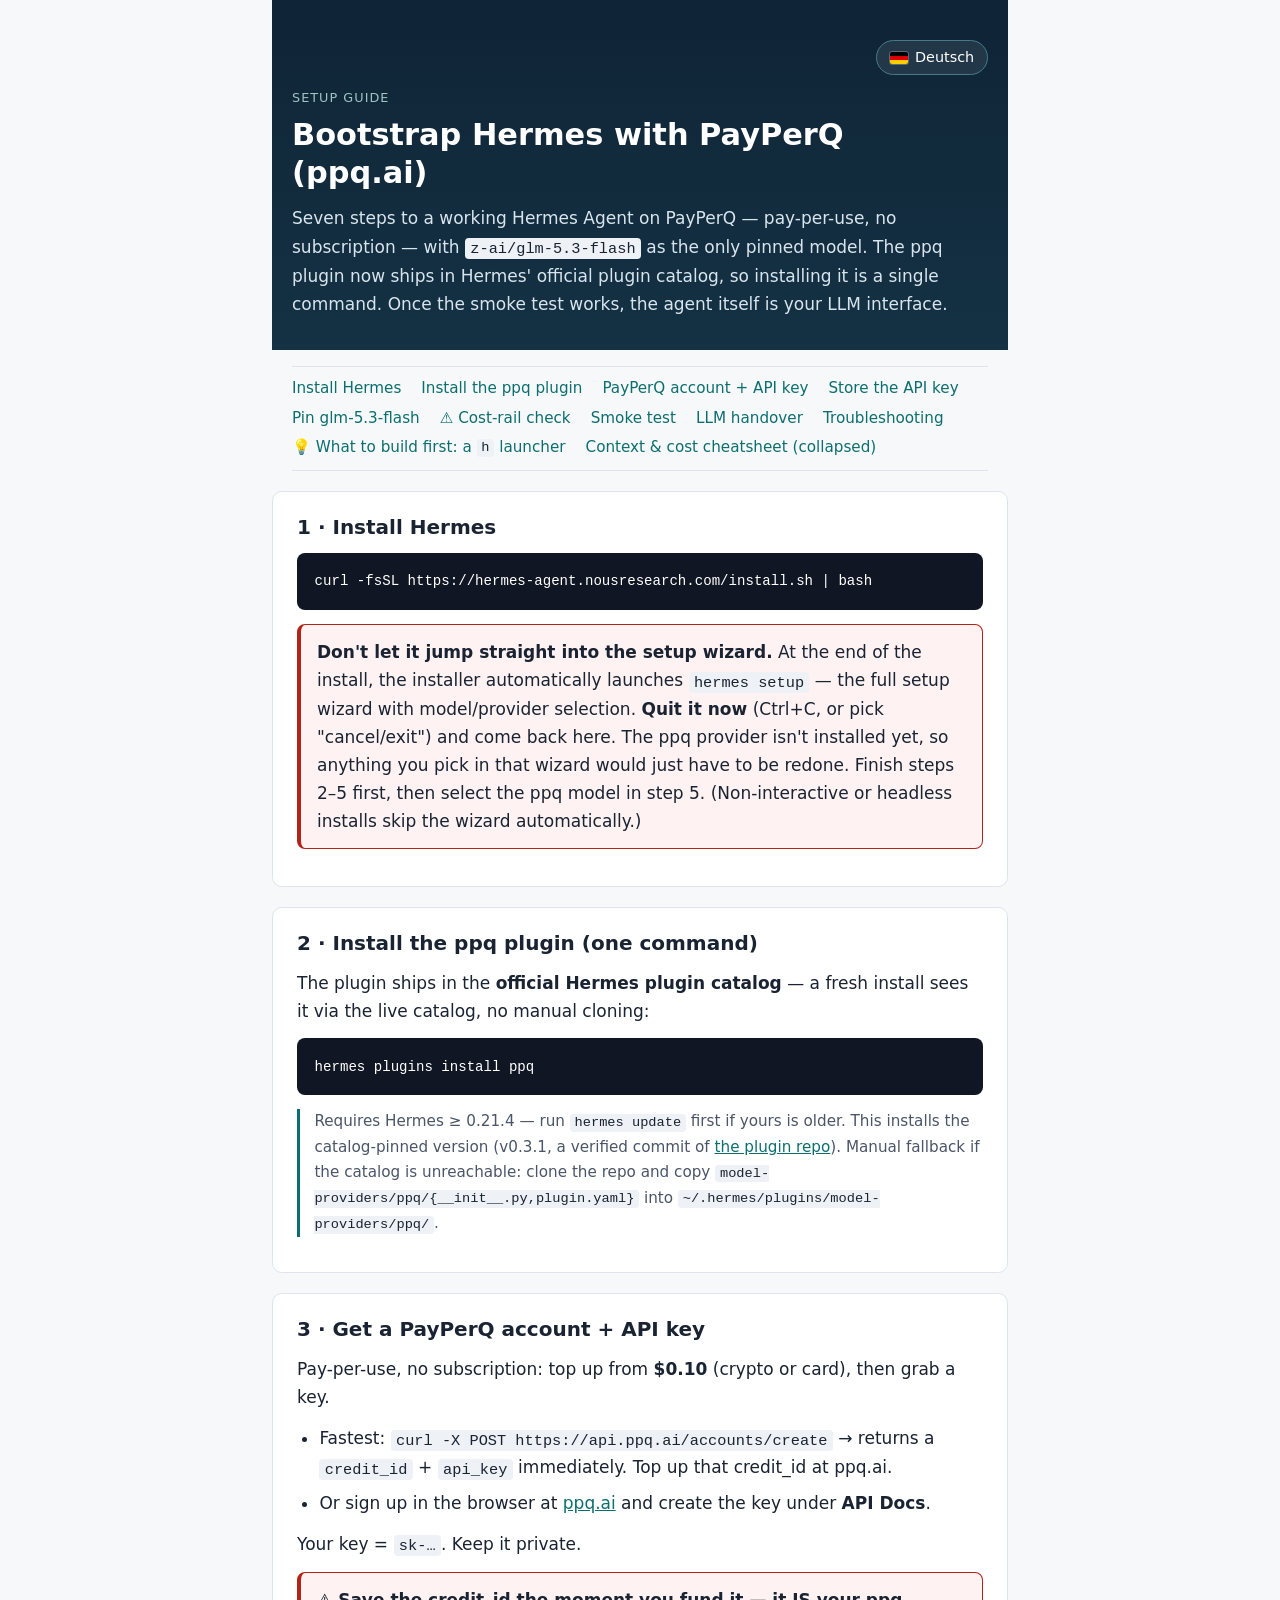
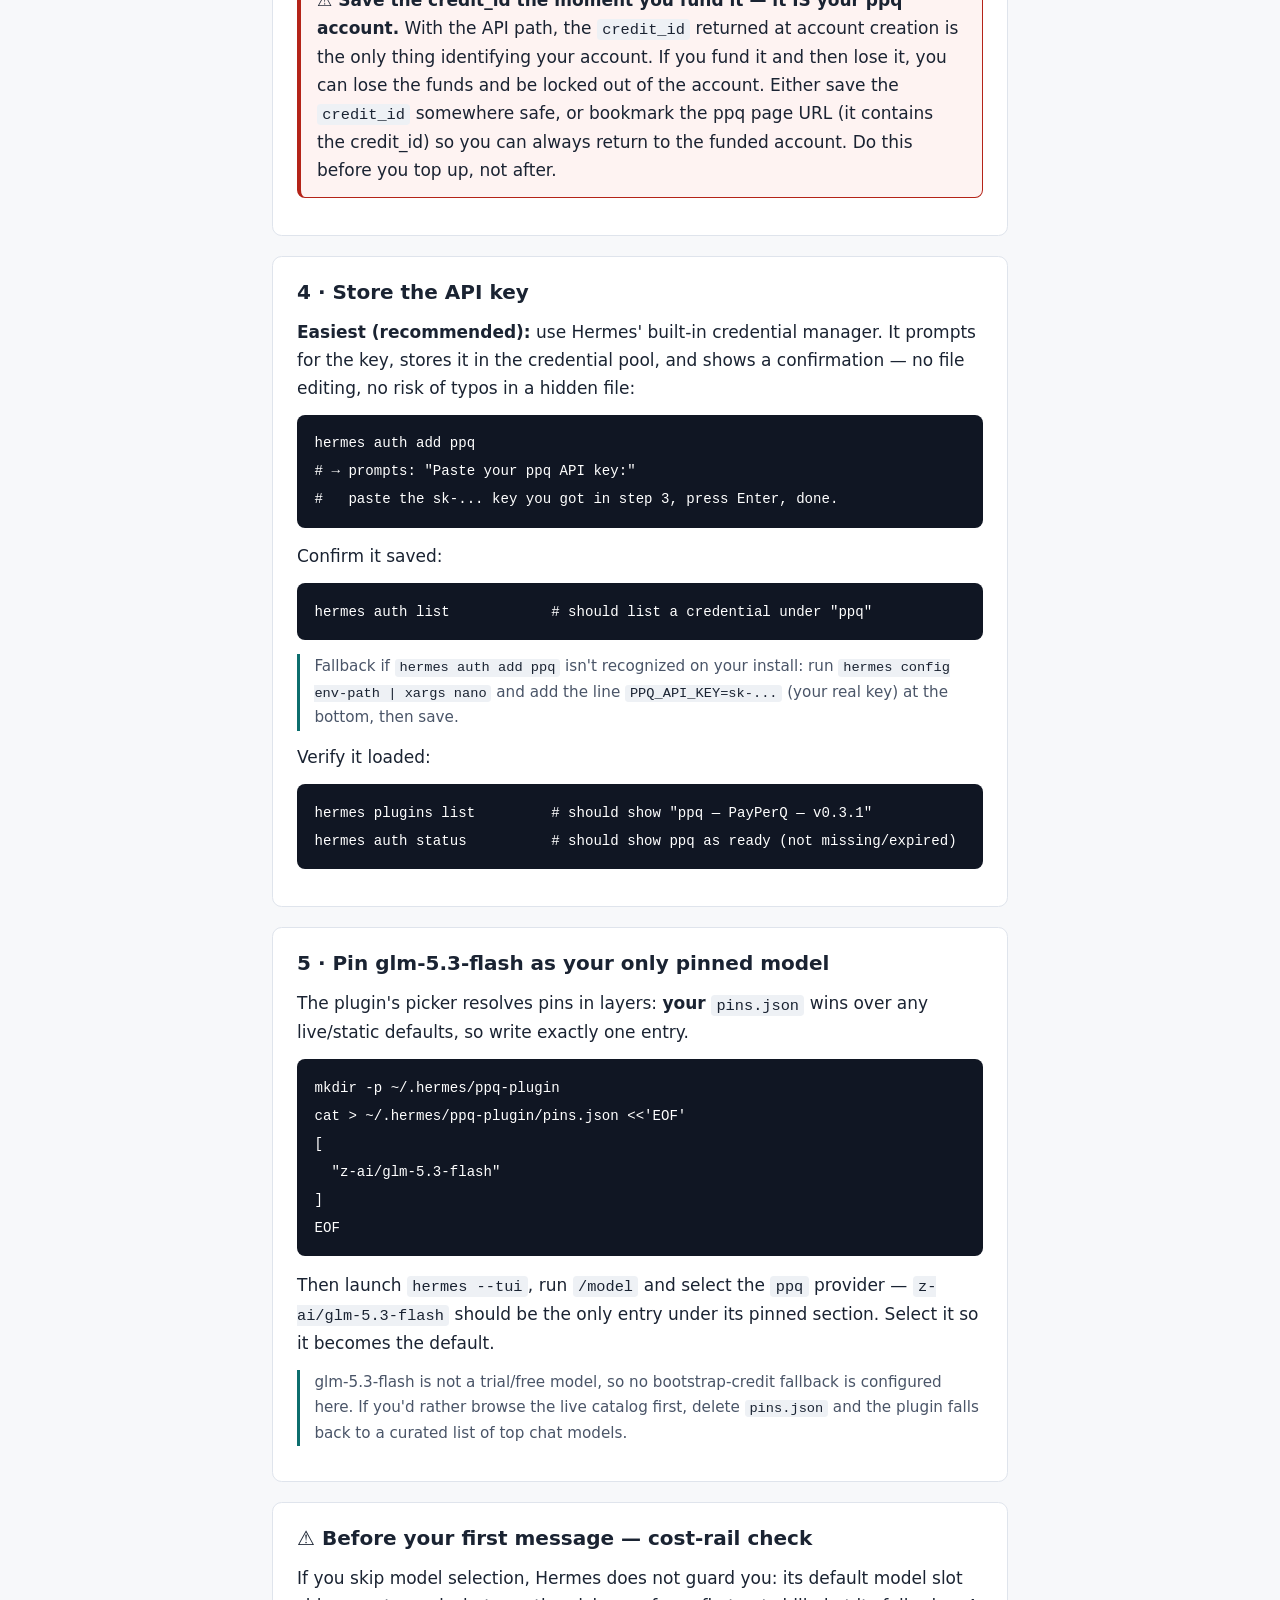
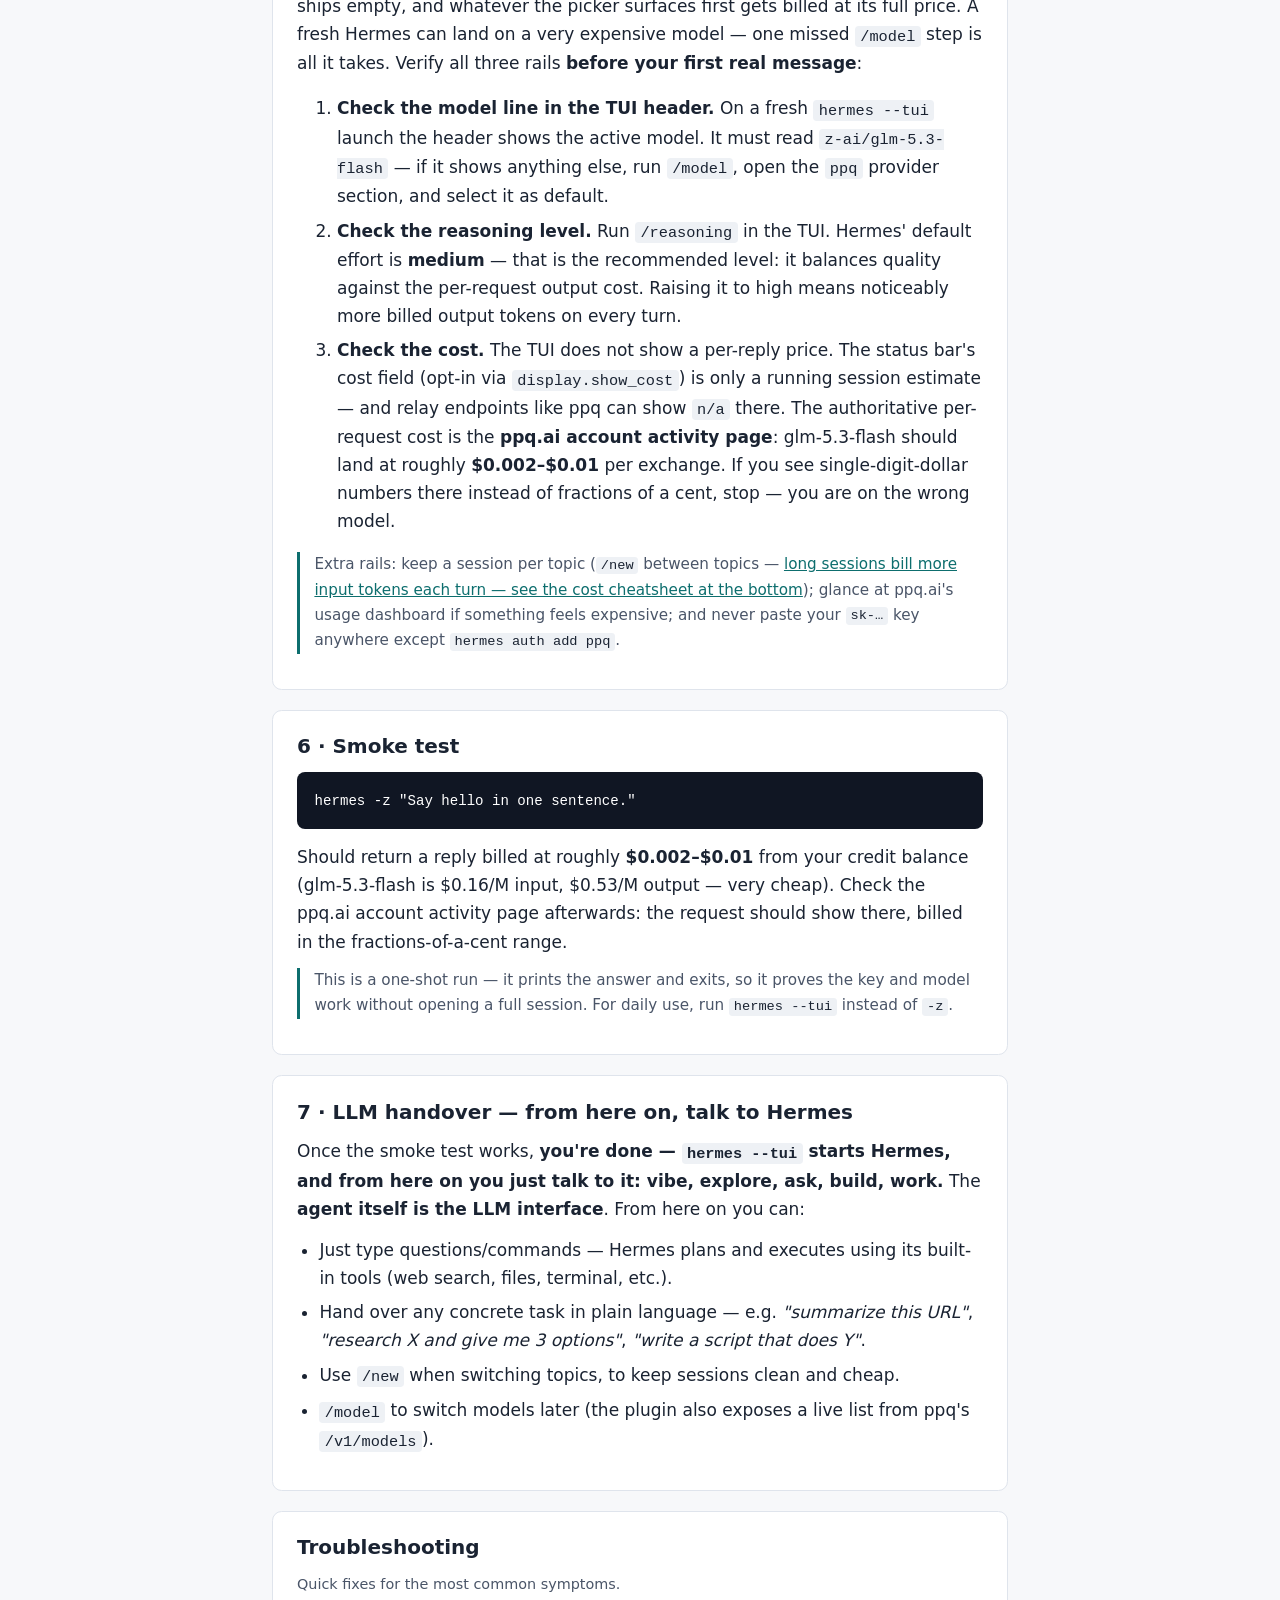
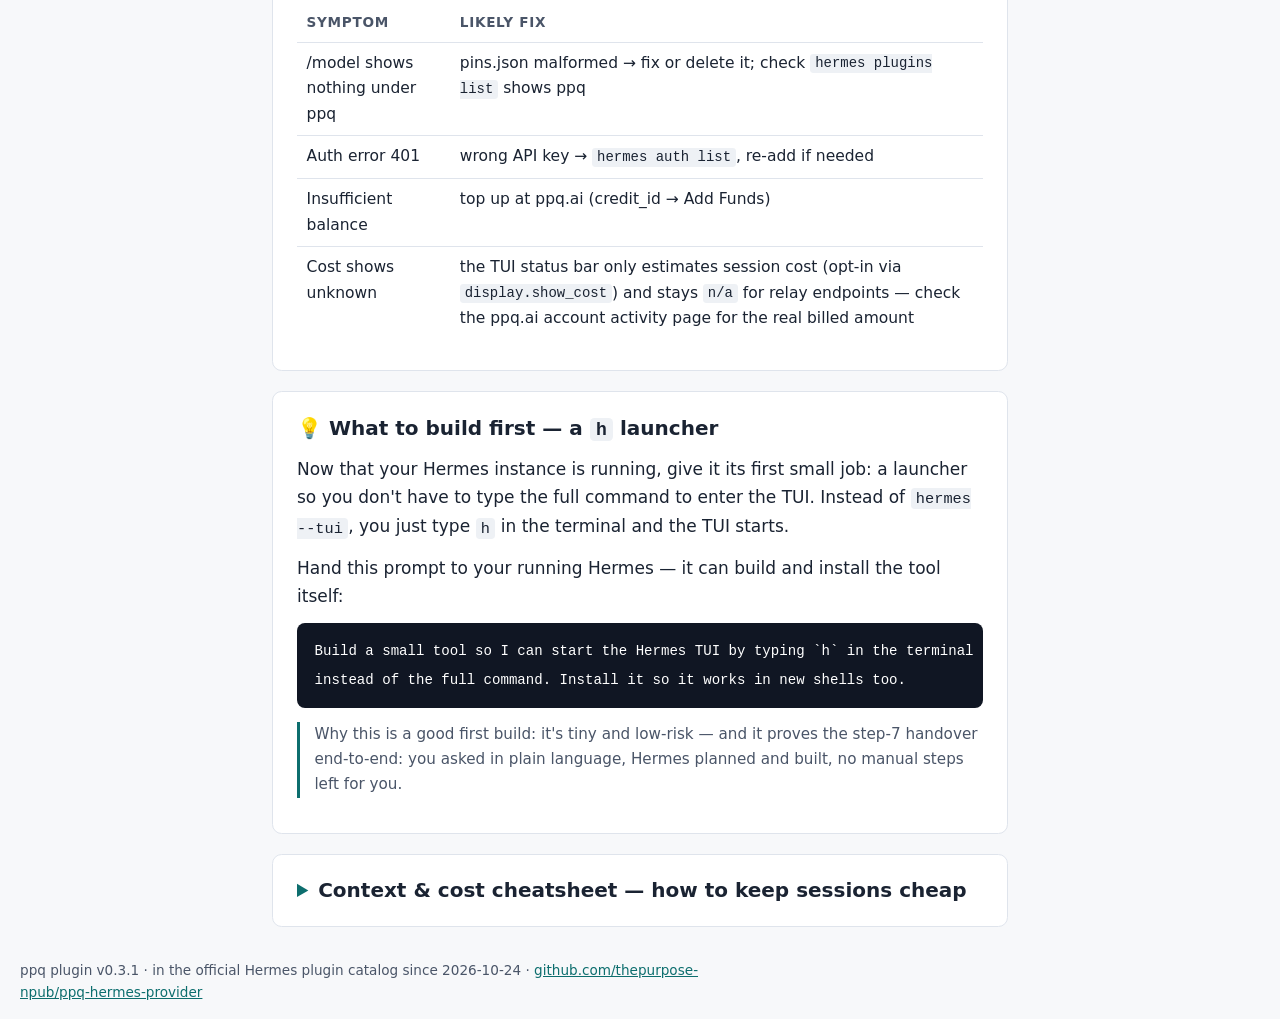
<file: index.html>
<!DOCTYPE html>
<html lang="en">
<head>
<meta charset="utf-8">
<meta name="viewport" content="width=device-width, initial-scale=1">
<title>Bootstrap Hermes with PayPerQ (ppq.ai)</title>
<meta name="description" content="Setup guide: Hermes Agent with the ppq model-provider plugin, glm-5.3-flash as the only pinned model.">
<link rel="stylesheet" href="style.css">
</head>
<body>
<header class="hero">
  <div class="lang-row">
    <nav class="lang" aria-label="Language">
      <a href="de/" lang="de" hreflang="de" rel="alternate"><svg class="flag" xmlns="http://www.w3.org/2000/svg" viewBox="0 0 3 2" aria-hidden="true" focusable="false"><rect width="3" height="2" fill="#000"/><rect y="0.667" width="3" height="0.667" fill="#dd0000"/><rect y="1.333" width="3" height="0.667" fill="#ffce00"/></svg> Deutsch</a>
    </nav>
  </div>
  <p class="eyebrow">Setup guide</p>
  <h1>Bootstrap Hermes with PayPerQ (ppq.ai)</h1>
  <p class="lede">Seven steps to a working Hermes Agent on PayPerQ — pay-per-use, no subscription — with <code>z-ai/glm-5.3-flash</code> as the only pinned model. The ppq plugin now ships in Hermes' official plugin catalog, so installing it is a single command. Once the smoke test works, the agent itself is your LLM interface.</p>
</header>

<nav class="toc" aria-label="Contents">
  <ol>
    <li><a href="#step-1">Install Hermes</a></li>
    <li><a href="#step-2">Install the ppq plugin</a></li>
    <li><a href="#step-3">PayPerQ account + API key</a></li>
    <li><a href="#step-4">Store the API key</a></li>
    <li><a href="#step-5">Pin glm-5.3-flash</a></li>
    <li><a href="#safety-rails">&#9888; Cost-rail check</a></li>
    <li><a href="#step-6">Smoke test</a></li>
    <li><a href="#step-7">LLM handover</a></li>
    <li><a href="#troubleshooting">Troubleshooting</a></li>
    <li><a href="#inspiration">&#128161; What to build first: a <code>h</code> launcher</a></li>
    <li><a href="#cost-cheatsheet">Context &amp; cost cheatsheet (collapsed)</a></li>
  </ol>
</nav>

<main>
<section id="step-1">
  <h2>1 · Install Hermes</h2>
  <pre><code>curl -fsSL https://hermes-agent.nousresearch.com/install.sh | bash</code></pre>
  <div class="warn">
    <p><strong>Don't let it jump straight into the setup wizard.</strong> At the end of the install, the installer automatically launches <code>hermes setup</code> — the full setup wizard with model/provider selection. <strong>Quit it now</strong> (Ctrl+C, or pick "cancel/exit") and come back here. The ppq provider isn't installed yet, so anything you pick in that wizard would just have to be redone. Finish steps 2–5 first, then select the ppq model in step 5. (Non-interactive or headless installs skip the wizard automatically.)</p>
  </div>
</section>

<section id="step-2">
  <h2>2 · Install the ppq plugin (one command)</h2>
  <p>The plugin ships in the <strong>official Hermes plugin catalog</strong> — a fresh install sees it via the live catalog, no manual cloning:</p>
  <pre><code>hermes plugins install ppq</code></pre>
  <p class="aside">Requires Hermes &ge; 0.21.4 — run <code>hermes update</code> first if yours is older. This installs the catalog-pinned version (v0.3.1, a verified commit of <a href="https://github.com/thepurpose-npub/ppq-hermes-provider" target="_blank" rel="noopener noreferrer">the plugin repo</a>). Manual fallback if the catalog is unreachable: clone the repo and copy <code>model-providers/ppq/{__init__.py,plugin.yaml}</code> into <code>~/.hermes/plugins/model-providers/ppq/</code>.</p>
</section>

<section id="step-3">
  <h2>3 · Get a PayPerQ account + API key</h2>
  <p>Pay-per-use, no subscription: top up from <strong>$0.10</strong> (crypto or card), then grab a key.</p>
  <ul>
    <li>Fastest: <code>curl -X POST https://api.ppq.ai/accounts/create</code> → returns a <code>credit_id</code> + <code>api_key</code> immediately. Top up that credit_id at ppq.ai.</li>
    <li>Or sign up in the browser at <a href="https://ppq.ai" target="_blank" rel="noopener noreferrer">ppq.ai</a> and create the key under <strong>API Docs</strong>.</li>
  </ul>
  <p>Your key = <code>sk-…</code>. Keep it private.</p>
  <div class="warn">
    <p><strong>⚠️ Save the credit_id the moment you fund it — it IS your ppq account.</strong> With the API path, the <code>credit_id</code> returned at account creation is the only thing identifying your account. If you fund it and then lose it, you can lose the funds and be locked out of the account. Either save the <code>credit_id</code> somewhere safe, or bookmark the ppq page URL (it contains the credit_id) so you can always return to the funded account. Do this before you top up, not after.</p>
  </div>
</section>

<section id="step-4">
  <h2>4 · Store the API key</h2>
  <p><strong>Easiest (recommended):</strong> use Hermes' built-in credential manager. It prompts for the key, stores it in the credential pool, and shows a confirmation — no file editing, no risk of typos in a hidden file:</p>
  <pre><code>hermes auth add ppq
# → prompts: "Paste your ppq API key:"
#   paste the sk-... key you got in step 3, press Enter, done.</code></pre>
  <p>Confirm it saved:</p>
  <pre><code>hermes auth list            # should list a credential under "ppq"</code></pre>
  <p class="aside">Fallback if <code>hermes auth add ppq</code> isn't recognized on your install: run <code>hermes config env-path | xargs nano</code> and add the line <code>PPQ_API_KEY=sk-...</code> (your real key) at the bottom, then save.</p>
  <p>Verify it loaded:</p>
  <pre><code>hermes plugins list         # should show "ppq — PayPerQ — v0.3.1"
hermes auth status          # should show ppq as ready (not missing/expired)</code></pre>
</section>

<section id="step-5">
  <h2>5 · Pin glm-5.3-flash as your only pinned model</h2>
  <p>The plugin's picker resolves pins in layers: <strong>your</strong> <code>pins.json</code> wins over any live/static defaults, so write exactly one entry.</p>
  <pre><code>mkdir -p ~/.hermes/ppq-plugin
cat &gt; ~/.hermes/ppq-plugin/pins.json &lt;&lt;'EOF'
[
  "z-ai/glm-5.3-flash"
]
EOF</code></pre>
  <p>Then launch <code>hermes --tui</code>, run <code>/model</code> and select the <code>ppq</code> provider — <code>z-ai/glm-5.3-flash</code> should be the only entry under its pinned section. Select it so it becomes the default.</p>
  <p class="aside">glm-5.3-flash is not a trial/free model, so no bootstrap-credit fallback is configured here. If you'd rather browse the live catalog first, delete <code>pins.json</code> and the plugin falls back to a curated list of top chat models.</p>
</section>

<section id="safety-rails">
  <h2>&#9888; Before your first message — cost-rail check</h2>
  <p>If you skip model selection, Hermes does not guard you: its default model slot ships empty, and whatever the picker surfaces first gets billed at its full price. A fresh Hermes can land on a very expensive model — one missed <code>/model</code> step is all it takes. Verify all three rails <strong>before your first real message</strong>:</p>
  <ol>
    <li><strong>Check the model line in the TUI header.</strong> On a fresh <code>hermes --tui</code> launch the header shows the active model. It must read <code>z-ai/glm-5.3-flash</code> — if it shows anything else, run <code>/model</code>, open the <code>ppq</code> provider section, and select it as default.</li>
    <li><strong>Check the reasoning level.</strong> Run <code>/reasoning</code> in the TUI. Hermes' default effort is <strong>medium</strong> — that is the recommended level: it balances quality against the per-request output cost. Raising it to high means noticeably more billed output tokens on every turn.</li>
    <li><strong>Check the cost.</strong> The TUI does not show a per-reply price. The status bar's cost field (opt-in via <code>display.show_cost</code>) is only a running session estimate — and relay endpoints like ppq can show <code>n/a</code> there. The authoritative per-request cost is the <strong>ppq.ai account activity page</strong>: glm-5.3-flash should land at roughly <strong>$0.002–$0.01</strong> per exchange. If you see single-digit-dollar numbers there instead of fractions of a cent, stop — you are on the wrong model.</li>
  </ol>
  <p class="aside">Extra rails: keep a session per topic (<code>/new</code> between topics — <a href="#cost-cheatsheet">long sessions bill more input tokens each turn — see the cost cheatsheet at the bottom</a>); glance at ppq.ai's usage dashboard if something feels expensive; and never paste your <code>sk-…</code> key anywhere except <code>hermes auth add ppq</code>.</p>
</section>

<section id="step-6">
  <h2>6 · Smoke test</h2>
  <pre><code>hermes -z "Say hello in one sentence."</code></pre>
  <p>Should return a reply billed at roughly <strong>$0.002–$0.01</strong> from your credit balance (glm-5.3-flash is $0.16/M input, $0.53/M output — very cheap). Check the ppq.ai account activity page afterwards: the request should show there, billed in the fractions-of-a-cent range.</p>
  <p class="aside">This is a one-shot run — it prints the answer and exits, so it proves the key and model work without opening a full session. For daily use, run <code>hermes --tui</code> instead of <code>-z</code>.</p>
</section>

<section id="step-7">
  <h2>7 · LLM handover — from here on, talk to Hermes</h2>
  <p>Once the smoke test works, <strong>you're done — <code>hermes --tui</code> starts Hermes, and from here on you just talk to it: vibe, explore, ask, build, work.</strong> The <strong>agent itself is the LLM interface</strong>. From here on you can:</p>
  <ul>
    <li>Just type questions/commands — Hermes plans and executes using its built-in tools (web search, files, terminal, etc.).</li>
    <li>Hand over any concrete task in plain language — e.g. <em>"summarize this URL"</em>, <em>"research X and give me 3 options"</em>, <em>"write a script that does Y"</em>.</li>
    <li>Use <code>/new</code> when switching topics, to keep sessions clean and cheap.</li>
    <li><code>/model</code> to switch models later (the plugin also exposes a live list from ppq's <code>/v1/models</code>).</li>
  </ul>
</section>

<section id="troubleshooting">
  <h2>Troubleshooting</h2>
  <table>
    <caption>Quick fixes for the most common symptoms.</caption>
    <thead>
      <tr><th scope="col">Symptom</th><th scope="col">Likely fix</th></tr>
    </thead>
    <tbody>
      <tr><td data-label="Symptom">/model shows nothing under ppq</td><td data-label="Likely fix">pins.json malformed → fix or delete it; check <code>hermes plugins list</code> shows ppq</td></tr>
      <tr><td data-label="Symptom">Auth error 401</td><td data-label="Likely fix">wrong API key → <code>hermes auth list</code>, re-add if needed</td></tr>
      <tr><td data-label="Symptom">Insufficient balance</td><td data-label="Likely fix">top up at ppq.ai (credit_id → Add Funds)</td></tr>
      <tr><td data-label="Symptom">Cost shows unknown</td><td data-label="Likely fix">the TUI status bar only estimates session cost (opt-in via <code>display.show_cost</code>) and stays <code>n/a</code> for relay endpoints — check the ppq.ai account activity page for the real billed amount</td></tr>
    </tbody>
  </table>
</section>

<section id="inspiration">
  <h2>&#128161; What to build first — a <code>h</code> launcher</h2>
  <p>Now that your Hermes instance is running, give it its first small job: a launcher so you don't have to type the full command to enter the TUI. Instead of <code>hermes --tui</code>, you just type <code>h</code> in the terminal and the TUI starts.</p>
  <p>Hand this prompt to your running Hermes — it can build and install the tool itself:</p>
  <pre><code>Build a small tool so I can start the Hermes TUI by typing `h` in the terminal
instead of the full command. Install it so it works in new shells too.</code></pre>
  <p class="aside">Why this is a good first build: it's tiny and low-risk — and it proves the step-7 handover end-to-end: you asked in plain language, Hermes planned and built, no manual steps left for you.</p>
</section>

<section id="cost-cheatsheet">
  <details>
    <summary>Context &amp; cost cheatsheet — how to keep sessions cheap</summary>
    <p>Running long sessions costs more than the model's sticker price suggests: every turn re-bills the whole accumulated context, so cost grows with cadence and carried context, not with how much you &ldquo;did.&rdquo; This sheet gives the mental model, the key numbers, and a handful of levers &mdash; cadence, delegation, and forking &mdash; that keep the bill predictable. Read sections 1&ndash;3 if you only have a minute; the rest is reference.</p>
    <p class="aside">Use by hand or to teach someone. Re-verify the price anchor before big decisions. Written from the author's own Hermes workflow — levers, thresholds, and numbers are author-measured, not vendor documentation.</p>

    <h3>1 · The mental model (3 sentences)</h3>
    <ol>
      <li>Every turn re-sends the whole conversation to the model — accumulated context is a <em>recurring</em> cost, not a one-time cost.</li>
      <li>The re-send is billed at cache price (1/5 of fresh) only if the previous turn is recent; after a gap of minutes the cache dies and everything re-bills at full fresh price.</li>
      <li>Output is the premium dimension: ~3.3× fresh input price; output+reasoning typically dominate the realized bill.</li>
    </ol>

    <h3>2 · Teaching version (one paragraph)</h3>
    <blockquote>"Every conversation turn re-bills the whole accumulated context. Cache makes that 5× cheaper, but only if you don't pause for minutes. So: keep the main session lean (terse turns, batched calls, short outputs), push any big read into a throwaway subagent that returns a summary, and when the session has grown past ~10–15k tokens beyond its brief, split it at a natural break point with a written handover brief — the split costs cents, the carried context costs dollars. Measure real sessions in state.db instead of guessing, and re-verify prices before trusting the thresholds."</blockquote>

    <h3>3 · The three decisions</h3>
    <p><strong>(a) Inline</strong> — do it now in the main session: ≤ ~10 tool calls, no single read &gt; ~35k chars (~8k tokens; ~44k chars if the child baseload is ~20k), low risk, no user input needed mid-flight.</p>
    <p><strong>(b) Delegate</strong> — push to a subagent: any bulk read &gt; ~8k tokens (~35k chars) when ≥10 turns remain.</p>
    <ul>
      <li>Inline pays R fresh once + R × T × carrying-rate recurrence.</li>
      <li>Child pays R fresh once in its own short-lived context; parent carries only the ~2–3k-token summary.</li>
      <li>Worked example: 50k-char read over 20 turns → inline $0.0396 vs delegate $0.0109 — <strong>3.6× cheaper</strong>.</li>
      <li>Delegate rules: self-contained goal+context (children see nothing of your conversation), verifiable handle for any external effect, ONE call with a tasks array for parallel items, children return SHORT results (≤ ~2k tok).</li>
    </ul>
    <p><strong>(c) Fork</strong> — /new with a handover brief: when context beyond the brief exceeds ~10–15k tokens with several turns remaining. The fork itself is nearly free; the real costs are human /new effort and working-state loss — both minimized by the brief convention.</p>
    <ul>
      <li>Fork only at natural break points: completed deliverable, topic switch, or all remaining items user-gated.</li>
      <li>Fork procedure: write <code>YYYY-MM-DD-handover-&lt;slug&gt;.md</code> with Status+reason, bold kick-off formula ("read &lt;file&gt; and execute"), numbered open items with exact commands/paths, evidence paths. Then ask the user to /new and kick off.</li>
      <li>Exception: do NOT fork a deliberate big read-only reference context queried in a tight loop — warm big-context loops are cheap.</li>
    </ul>
    <p><strong>Risk beats size:</strong> a tiny item touching secrets, destructive ops, or outward-facing sends is user-GO territory, never a cheap inline item.</p>

    <h3>4 · The numbers (ppq list prices)</h3>
    <table>
      <caption>ppq list prices for glm-5.3-flash — verify at ppq.ai before relying on them.</caption>
      <thead>
        <tr><th scope="col">Thing</th><th scope="col">Value</th></tr>
      </thead>
      <tbody>
        <tr><td data-label="Thing">Fresh input</td><td data-label="Value">$0.15825 /M tokens</td></tr>
        <tr><td data-label="Thing">Cache-read input</td><td data-label="Value">$0.03165 /M (= exactly 1/5 of fresh)</td></tr>
        <tr><td data-label="Thing">Output</td><td data-label="Value">$0.5275 /M list (realized rate can exceed list)</td></tr>
        <tr><td data-label="Thing">Cache-write fee</td><td data-label="Value">none (ppq)</td></tr>
        <tr><td data-label="Thing">Carrying cost of 1M context per turn (worked example @ f=0.66)</td><td data-label="Value">≈$0.075/turn</td></tr>
        <tr><td data-label="Thing">Cache share f, interactive sessions</td><td data-label="Value">varies — measure yours</td></tr>
        <tr><td data-label="Thing">Cache share f, tight loops</td><td data-label="Value">high — measure yours</td></tr>
        <tr><td data-label="Thing">Fork (/new + brief) one-time cost</td><td data-label="Value">small — measure yours</td></tr>
        <tr><td data-label="Thing">Min-billing floor on tiny calls</td><td data-label="Value">~1.8× list input rate</td></tr>
        <tr><td data-label="Thing"><code>state.db</code> <code>estimated_cost_usd</code></td><td data-label="Value">unreliable: excludes reasoning output</td></tr>
      </tbody>
    </table>
    <p><code>f</code> = cache_read / (fresh + cache_read) per session — computable from <code>~/.hermes/state.db</code>, table <code>session_model_usage</code>.</p>

    <h3>5 · Cache TTL rule</h3>
    <ul>
      <li>No published TTL (Z.ai: only "reasonable time limits, will recalculate after expiration"). Empirically <strong>minutes-scale</strong>.</li>
      <li>Treat any user gap &gt; a couple of minutes as a full cache miss: the whole accumulated context re-bills fresh on the next turn.</li>
      <li>Consequence: dense bursts beat spread-out pacing — answer back-to-back, then fork at the break instead of idling inside a heavy session.</li>
      <li>Want a measured bound for your account? Needs per-call timestamps from the ppq usage CSV (the Hermes DB records none).</li>
    </ul>

    <h3>6 · Output discipline</h3>
    <ul>
      <li>Terse main-session turns; require children to return short results.</li>
      <li>Batch tool calls into single turns — keeps the cache warm AND dodges the min-billing floor that makes tiny calls pay ~1.8× input rate.</li>
      <li>Output+reasoning is typically the largest share of the realized bill → the #1 lever after cadence.</li>
    </ul>

    <h3>7 · Anti-patterns</h3>
    <ul>
      <li>Pre-summarizing a big file inline "to save tokens" — burns the context you are protecting. Delegate the read.</li>
      <li>Manual /new between every round — forks are cheap but each needs a brief; route work instead, fork only at natural breaks.</li>
      <li>Idling/polling in a heavy session waiting for a timer or a user test — time-gated work belongs to the NEXT session's kickoff.</li>
      <li>Trusting the DB cost estimate for billing — add ~10–15% for reasoning-heavy sessions; for € figures, use the CSV.</li>
      <li>Forking a warm big-context read-only loop.</li>
      <li>Sending a child a huge <code>context</code> block duplicating your whole session — self-contained ≠ everything; give the goal, the exact paths, and the acceptance criteria.</li>
    </ul>

    <h3>8 · Measure, don't predict</h3>
    <pre><code>sqlite3 ~/.hermes/state.db \
  "SELECT session_id, input_tokens, cache_read_tokens, output_tokens,
          reasoning_tokens, api_call_count
   FROM session_model_usage ORDER BY rowid DESC LIMIT 10;"
# f = cache_read / (input + cache_read)</code></pre>
    <p>A task's context size cannot be assumed in advance — query what IS before tuning thresholds. Also check <code>sessions.parent_session_id</code> for actual child baseloads.</p>

    <h3>9 · Open caveats (honest unknowns)</h3>
    <ul>
      <li>Thresholds are a snapshot — re-verify prices; no repricing alert exists.</li>
      <li>Child baseload ~15k unverified — measure it.</li>
      <li>Cache TTL unpublished; minutes-scale inferred from measured f, not from a vendor number.</li>
      <li>This sheet covers size/cost/risk routing only — privacy-sensitive work needs separate handling layered on top.</li>
    </ul>
  </details>
</section>
</main>

<footer>
  <p class="meta">ppq plugin v0.3.1 · in the official Hermes plugin catalog since 2026-10-24 · <a href="https://github.com/thepurpose-npub/ppq-hermes-provider" target="_blank" rel="noopener noreferrer">github.com/thepurpose-npub/ppq-hermes-provider</a></p>
</footer>
</body>
</html>
</file>
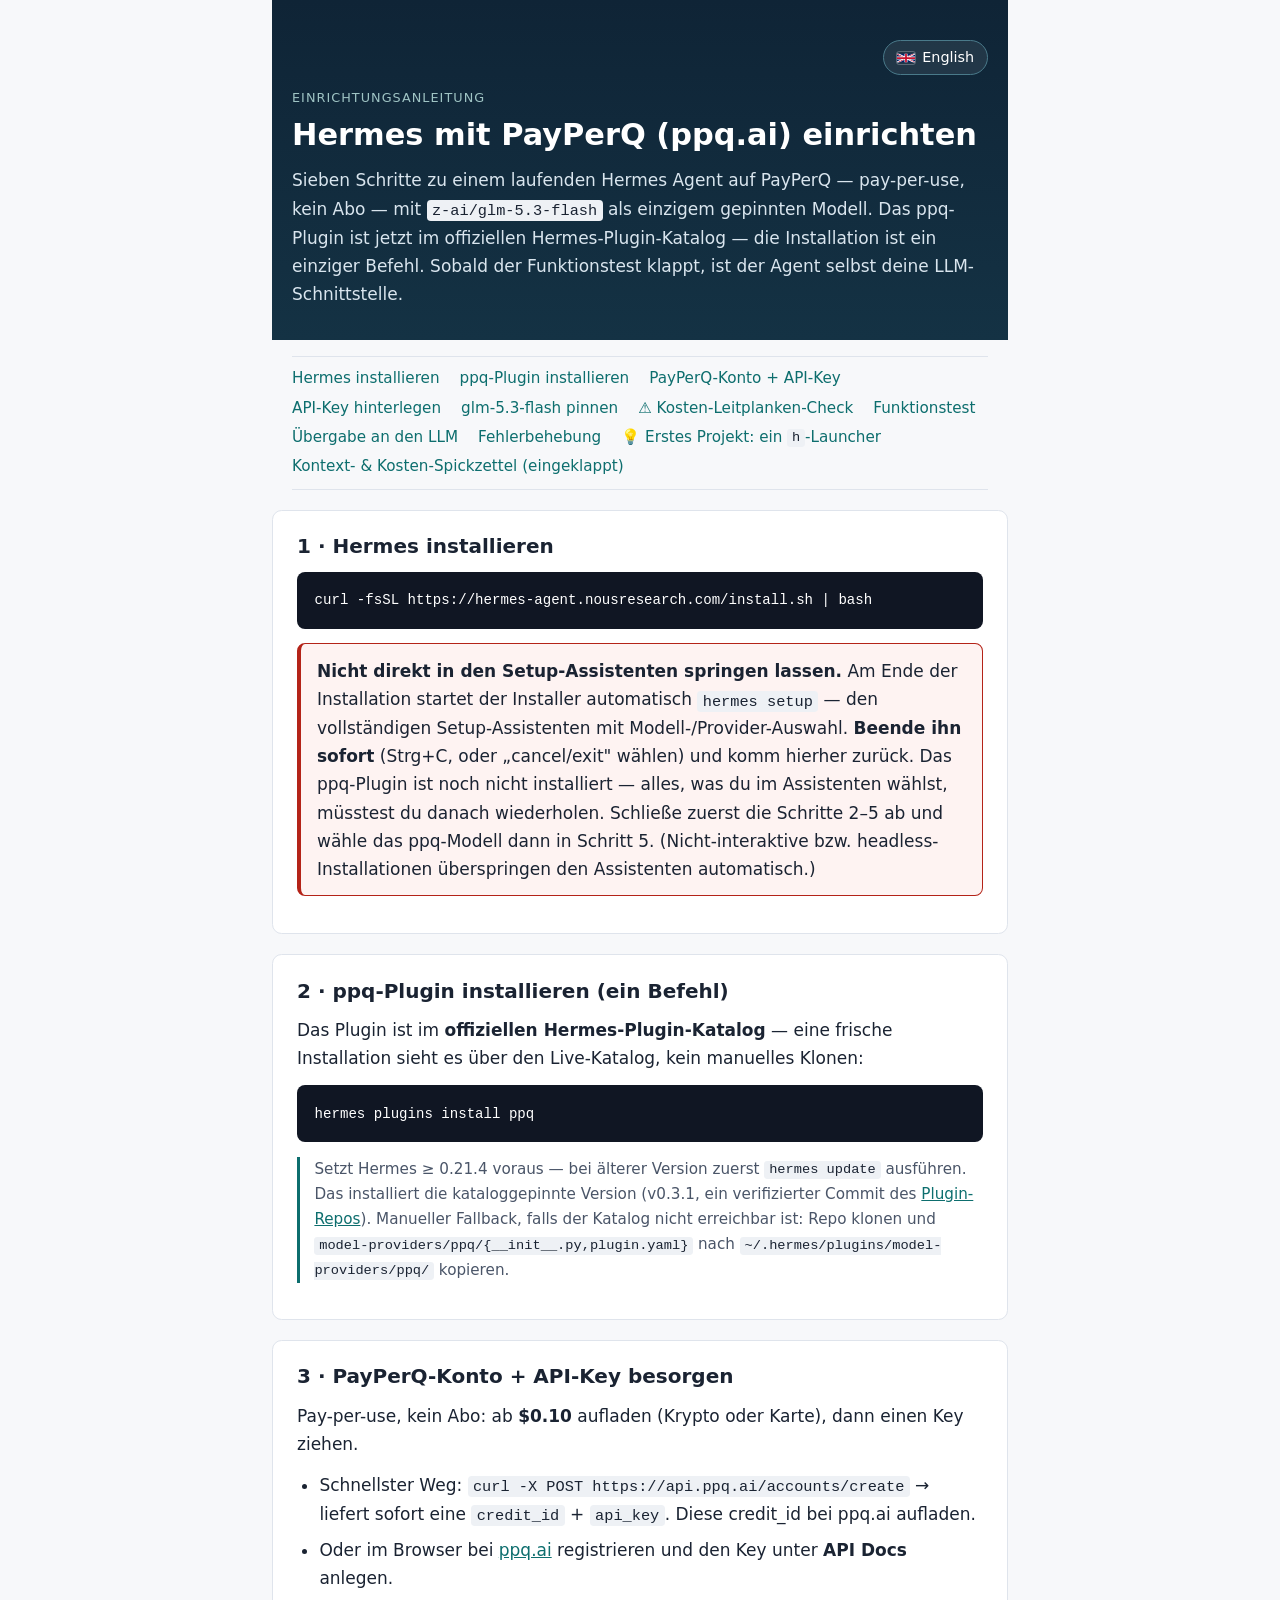
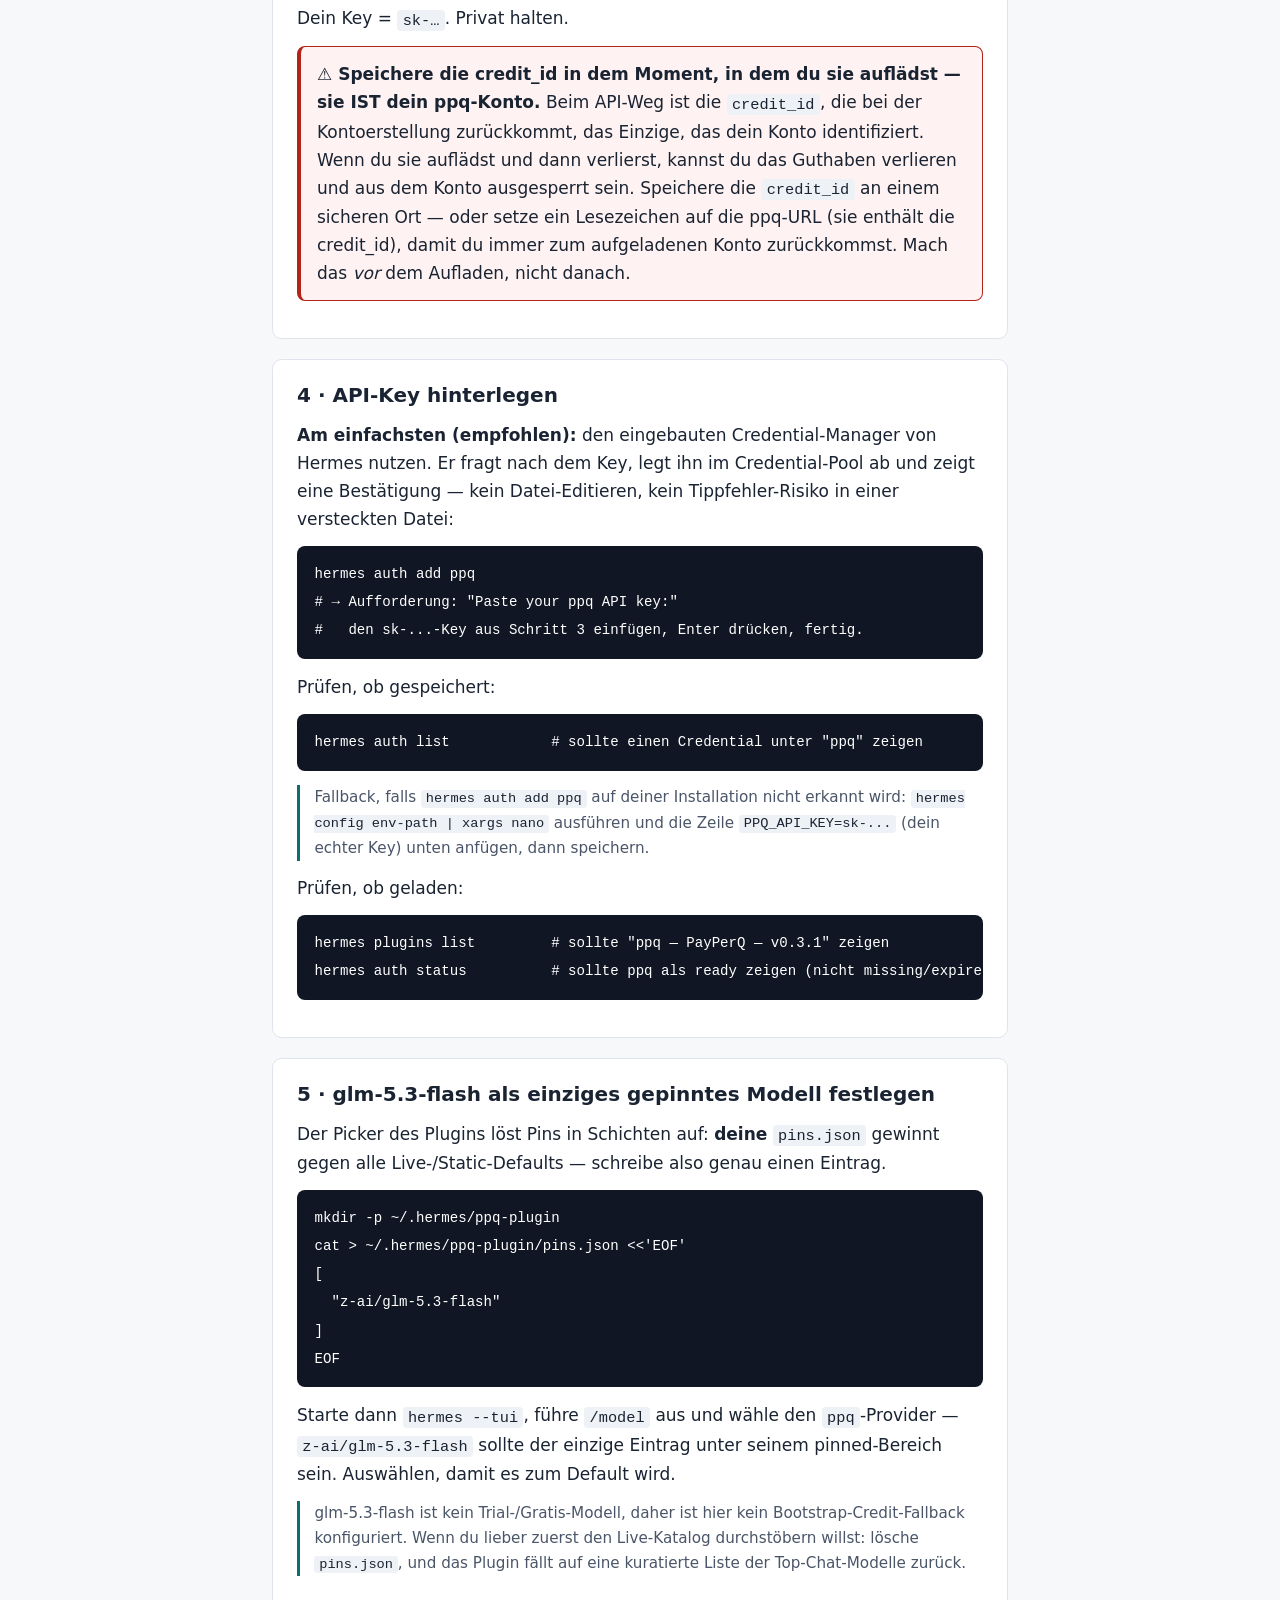
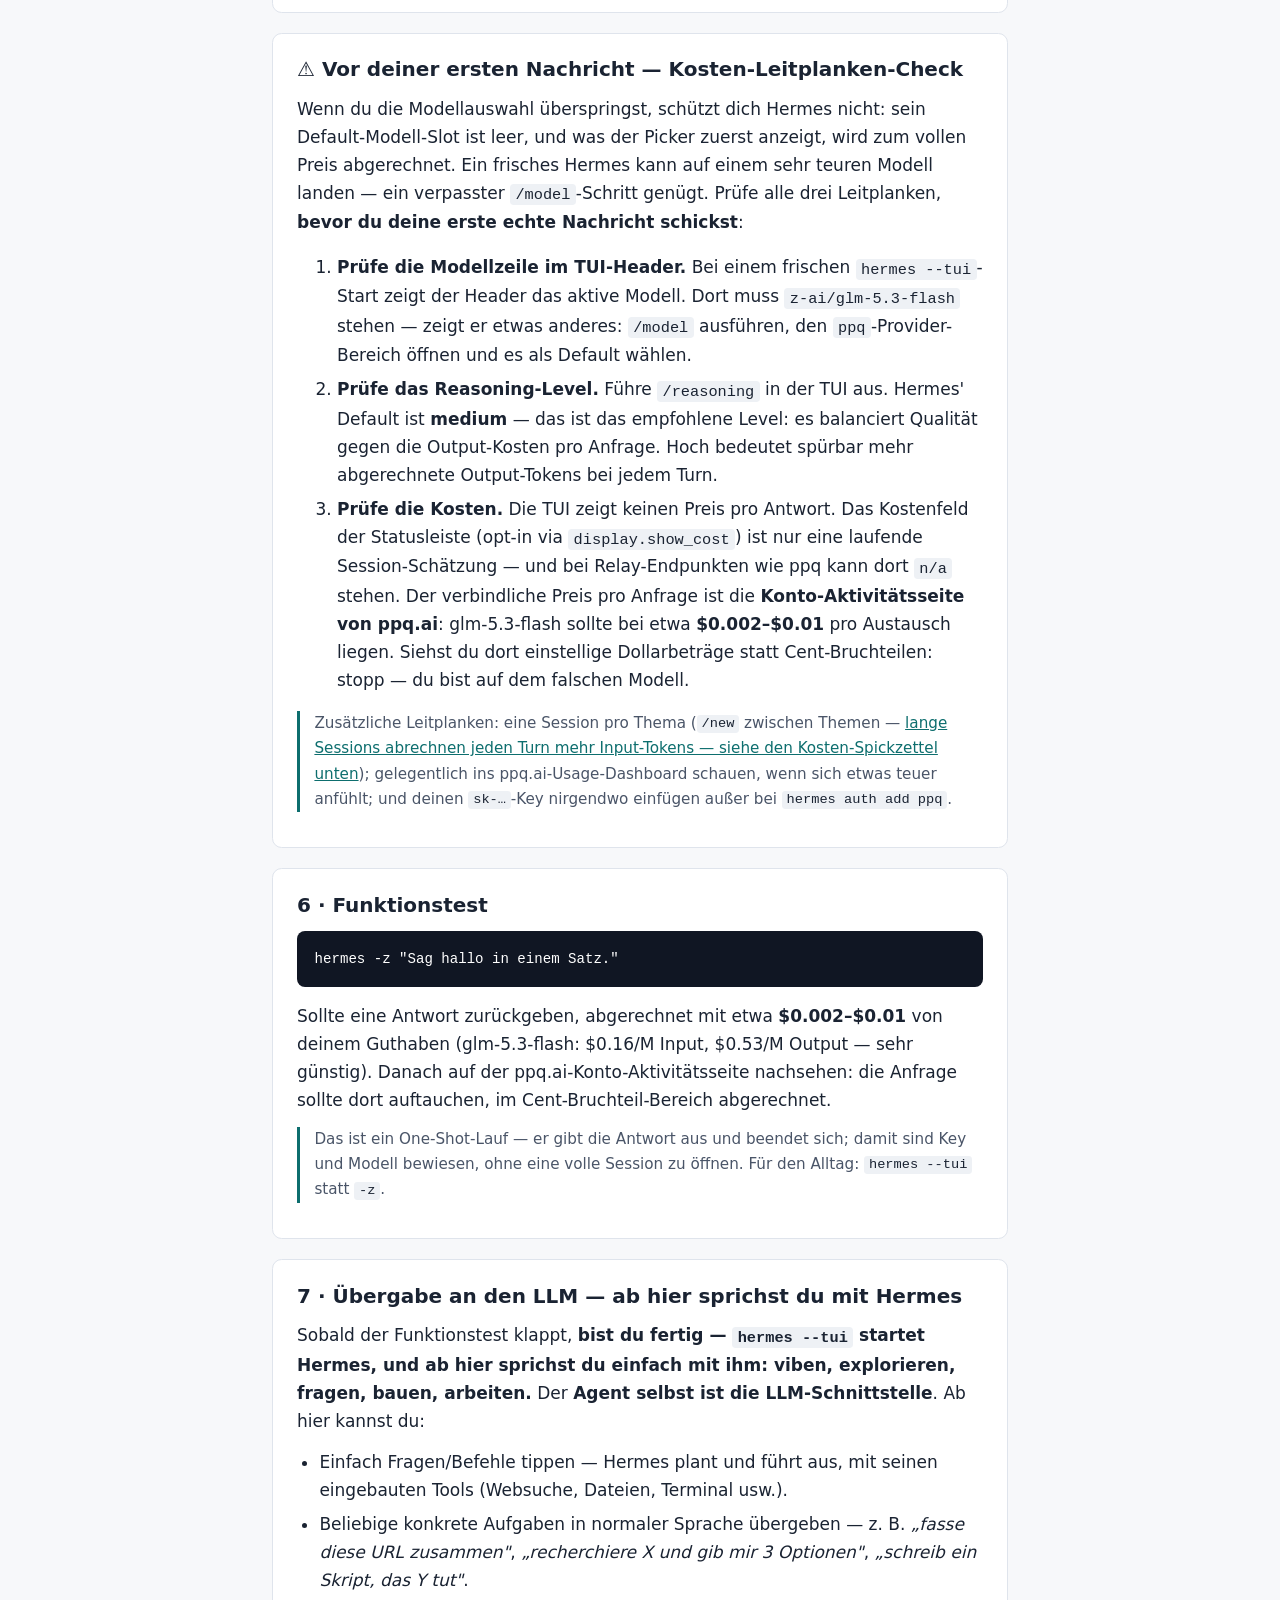
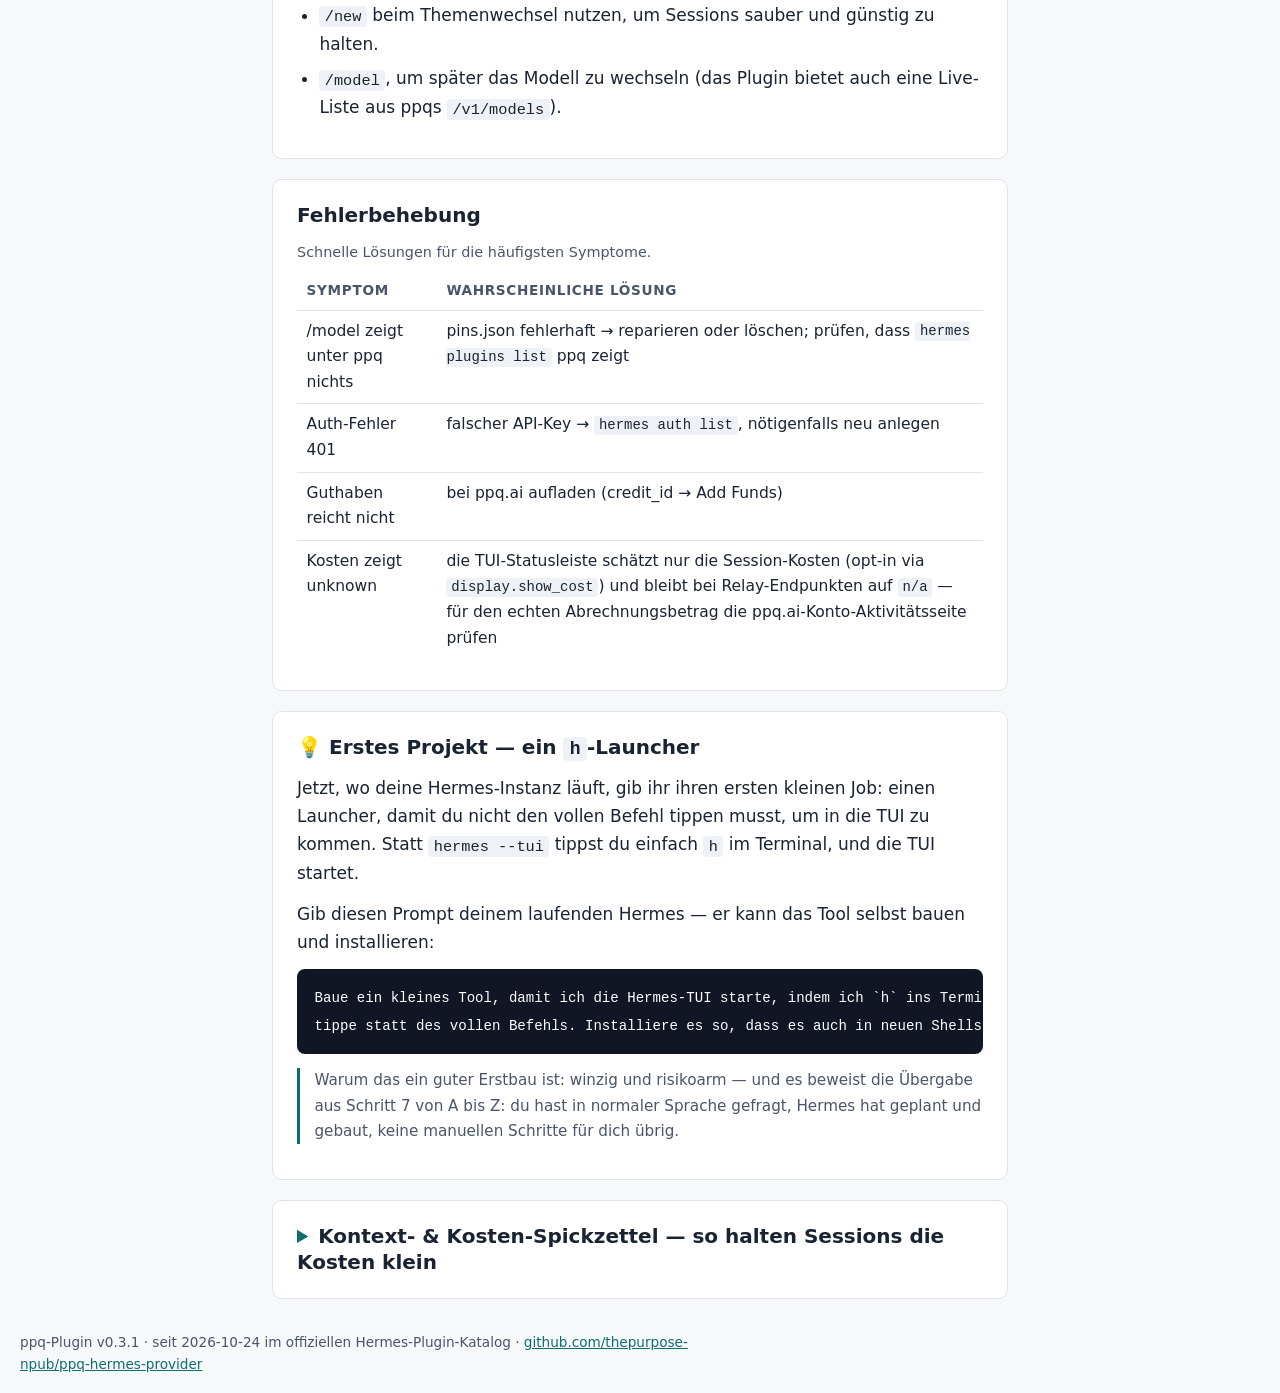
<file: de/index.html>
<!DOCTYPE html>
<html lang="de">
<head>
<meta charset="utf-8">
<meta name="viewport" content="width=device-width, initial-scale=1">
<title>Hermes mit PayPerQ (ppq.ai) einrichten</title>
<meta name="description" content="Einrichtungsanleitung: Hermes Agent mit dem ppq-Modell-Provider-Plugin, glm-5.3-flash als einziges gepinntes Modell.">
<link rel="alternate" hreflang="en" href="../">
<link rel="stylesheet" href="../style.css">
</head>
<body>
<header class="hero">
  <div class="lang-row">
    <nav class="lang" aria-label="Sprache">
      <a href="../" lang="en" hreflang="en" rel="alternate"><svg class="flag" xmlns="http://www.w3.org/2000/svg" viewBox="0 0 60 30" aria-hidden="true" focusable="false"><clipPath id="uk-s"><path d="M0,0 v30 h60 v-30 z"/></clipPath><clipPath id="uk-t"><path d="M30,15 h30 v15 z v15 h-30 z h-30 v-15 z v-15 h30 z"/></clipPath><g clip-path="url(#uk-s)"><rect width="60" height="30" fill="#012169"/><path d="M0,0 60,30M60,0 0,30" stroke="#fff" stroke-width="6"/><path d="M0,0 60,30M60,0 0,30" clip-path="url(#uk-t)" stroke="#C8102E" stroke-width="4"/><path d="M30,0 v30M0,15 h60" stroke="#fff" stroke-width="10"/><path d="M30,0 v30M0,15 h60" stroke="#C8102E" stroke-width="6"/></g></svg> English</a>
    </nav>
  </div>
  <p class="eyebrow">Einrichtungsanleitung</p>
  <h1>Hermes mit PayPerQ (ppq.ai) einrichten</h1>
  <p class="lede">Sieben Schritte zu einem laufenden Hermes Agent auf PayPerQ — pay-per-use, kein Abo — mit <code>z-ai/glm-5.3-flash</code> als einzigem gepinnten Modell. Das ppq-Plugin ist jetzt im offiziellen Hermes-Plugin-Katalog — die Installation ist ein einziger Befehl. Sobald der Funktionstest klappt, ist der Agent selbst deine LLM-Schnittstelle.</p>
</header>

<nav class="toc" aria-label="Inhalt">
  <ol>
    <li><a href="#step-1">Hermes installieren</a></li>
    <li><a href="#step-2">ppq-Plugin installieren</a></li>
    <li><a href="#step-3">PayPerQ-Konto + API-Key</a></li>
    <li><a href="#step-4">API-Key hinterlegen</a></li>
    <li><a href="#step-5">glm-5.3-flash pinnen</a></li>
    <li><a href="#safety-rails">&#9888; Kosten-Leitplanken-Check</a></li>
    <li><a href="#step-6">Funktionstest</a></li>
    <li><a href="#step-7">Übergabe an den LLM</a></li>
    <li><a href="#troubleshooting">Fehlerbehebung</a></li>
    <li><a href="#inspiration">&#128161; Erstes Projekt: ein <code>h</code>-Launcher</a></li>
    <li><a href="#cost-cheatsheet">Kontext- &amp; Kosten-Spickzettel (eingeklappt)</a></li>
  </ol>
</nav>

<main>
<section id="step-1">
  <h2>1 · Hermes installieren</h2>
  <pre><code>curl -fsSL https://hermes-agent.nousresearch.com/install.sh | bash</code></pre>
  <div class="warn">
    <p><strong>Nicht direkt in den Setup-Assistenten springen lassen.</strong> Am Ende der Installation startet der Installer automatisch <code>hermes setup</code> — den vollständigen Setup-Assistenten mit Modell-/Provider-Auswahl. <strong>Beende ihn sofort</strong> (Strg+C, oder „cancel/exit" wählen) und komm hierher zurück. Das ppq-Plugin ist noch nicht installiert — alles, was du im Assistenten wählst, müsstest du danach wiederholen. Schließe zuerst die Schritte 2–5 ab und wähle das ppq-Modell dann in Schritt 5. (Nicht-interaktive bzw. headless-Installationen überspringen den Assistenten automatisch.)</p>
  </div>
</section>

<section id="step-2">
  <h2>2 · ppq-Plugin installieren (ein Befehl)</h2>
  <p>Das Plugin ist im <strong>offiziellen Hermes-Plugin-Katalog</strong> — eine frische Installation sieht es über den Live-Katalog, kein manuelles Klonen:</p>
  <pre><code>hermes plugins install ppq</code></pre>
  <p class="aside">Setzt Hermes &ge; 0.21.4 voraus — bei älterer Version zuerst <code>hermes update</code> ausführen. Das installiert die kataloggepinnte Version (v0.3.1, ein verifizierter Commit des <a href="https://github.com/thepurpose-npub/ppq-hermes-provider" target="_blank" rel="noopener noreferrer">Plugin-Repos</a>). Manueller Fallback, falls der Katalog nicht erreichbar ist: Repo klonen und <code>model-providers/ppq/{__init__.py,plugin.yaml}</code> nach <code>~/.hermes/plugins/model-providers/ppq/</code> kopieren.</p>
</section>

<section id="step-3">
  <h2>3 · PayPerQ-Konto + API-Key besorgen</h2>
  <p>Pay-per-use, kein Abo: ab <strong>$0.10</strong> aufladen (Krypto oder Karte), dann einen Key ziehen.</p>
  <ul>
    <li>Schnellster Weg: <code>curl -X POST https://api.ppq.ai/accounts/create</code> → liefert sofort eine <code>credit_id</code> + <code>api_key</code>. Diese credit_id bei ppq.ai aufladen.</li>
    <li>Oder im Browser bei <a href="https://ppq.ai" target="_blank" rel="noopener noreferrer">ppq.ai</a> registrieren und den Key unter <strong>API Docs</strong> anlegen.</li>
  </ul>
  <p>Dein Key = <code>sk-…</code>. Privat halten.</p>
  <div class="warn">
    <p><strong>⚠️ Speichere die credit_id in dem Moment, in dem du sie auflädst — sie IST dein ppq-Konto.</strong> Beim API-Weg ist die <code>credit_id</code>, die bei der Kontoerstellung zurückkommt, das Einzige, das dein Konto identifiziert. Wenn du sie auflädst und dann verlierst, kannst du das Guthaben verlieren und aus dem Konto ausgesperrt sein. Speichere die <code>credit_id</code> an einem sicheren Ort — oder setze ein Lesezeichen auf die ppq-URL (sie enthält die credit_id), damit du immer zum aufgeladenen Konto zurückkommst. Mach das <em>vor</em> dem Aufladen, nicht danach.</p>
  </div>
</section>

<section id="step-4">
  <h2>4 · API-Key hinterlegen</h2>
  <p><strong>Am einfachsten (empfohlen):</strong> den eingebauten Credential-Manager von Hermes nutzen. Er fragt nach dem Key, legt ihn im Credential-Pool ab und zeigt eine Bestätigung — kein Datei-Editieren, kein Tippfehler-Risiko in einer versteckten Datei:</p>
  <pre><code>hermes auth add ppq
# → Aufforderung: "Paste your ppq API key:"
#   den sk-...-Key aus Schritt 3 einfügen, Enter drücken, fertig.</code></pre>
  <p>Prüfen, ob gespeichert:</p>
  <pre><code>hermes auth list            # sollte einen Credential unter "ppq" zeigen</code></pre>
  <p class="aside">Fallback, falls <code>hermes auth add ppq</code> auf deiner Installation nicht erkannt wird: <code>hermes config env-path | xargs nano</code> ausführen und die Zeile <code>PPQ_API_KEY=sk-...</code> (dein echter Key) unten anfügen, dann speichern.</p>
  <p>Prüfen, ob geladen:</p>
  <pre><code>hermes plugins list         # sollte "ppq — PayPerQ — v0.3.1" zeigen
hermes auth status          # sollte ppq als ready zeigen (nicht missing/expired)</code></pre>
</section>

<section id="step-5">
  <h2>5 · glm-5.3-flash als einziges gepinntes Modell festlegen</h2>
  <p>Der Picker des Plugins löst Pins in Schichten auf: <strong>deine</strong> <code>pins.json</code> gewinnt gegen alle Live-/Static-Defaults — schreibe also genau einen Eintrag.</p>
  <pre><code>mkdir -p ~/.hermes/ppq-plugin
cat &gt; ~/.hermes/ppq-plugin/pins.json &lt;&lt;'EOF'
[
  "z-ai/glm-5.3-flash"
]
EOF</code></pre>
  <p>Starte dann <code>hermes --tui</code>, führe <code>/model</code> aus und wähle den <code>ppq</code>-Provider — <code>z-ai/glm-5.3-flash</code> sollte der einzige Eintrag unter seinem pinned-Bereich sein. Auswählen, damit es zum Default wird.</p>
  <p class="aside">glm-5.3-flash ist kein Trial-/Gratis-Modell, daher ist hier kein Bootstrap-Credit-Fallback konfiguriert. Wenn du lieber zuerst den Live-Katalog durchstöbern willst: lösche <code>pins.json</code>, und das Plugin fällt auf eine kuratierte Liste der Top-Chat-Modelle zurück.</p>
</section>

<section id="safety-rails">
  <h2>&#9888; Vor deiner ersten Nachricht — Kosten-Leitplanken-Check</h2>
  <p>Wenn du die Modellauswahl überspringst, schützt dich Hermes nicht: sein Default-Modell-Slot ist leer, und was der Picker zuerst anzeigt, wird zum vollen Preis abgerechnet. Ein frisches Hermes kann auf einem sehr teuren Modell landen — ein verpasster <code>/model</code>-Schritt genügt. Prüfe alle drei Leitplanken, <strong>bevor du deine erste echte Nachricht schickst</strong>:</p>
  <ol>
    <li><strong>Prüfe die Modellzeile im TUI-Header.</strong> Bei einem frischen <code>hermes --tui</code>-Start zeigt der Header das aktive Modell. Dort muss <code>z-ai/glm-5.3-flash</code> stehen — zeigt er etwas anderes: <code>/model</code> ausführen, den <code>ppq</code>-Provider-Bereich öffnen und es als Default wählen.</li>
    <li><strong>Prüfe das Reasoning-Level.</strong> Führe <code>/reasoning</code> in der TUI aus. Hermes' Default ist <strong>medium</strong> — das ist das empfohlene Level: es balanciert Qualität gegen die Output-Kosten pro Anfrage. Hoch bedeutet spürbar mehr abgerechnete Output-Tokens bei jedem Turn.</li>
    <li><strong>Prüfe die Kosten.</strong> Die TUI zeigt keinen Preis pro Antwort. Das Kostenfeld der Statusleiste (opt-in via <code>display.show_cost</code>) ist nur eine laufende Session-Schätzung — und bei Relay-Endpunkten wie ppq kann dort <code>n/a</code> stehen. Der verbindliche Preis pro Anfrage ist die <strong>Konto-Aktivitätsseite von ppq.ai</strong>: glm-5.3-flash sollte bei etwa <strong>$0.002–$0.01</strong> pro Austausch liegen. Siehst du dort einstellige Dollarbeträge statt Cent-Bruchteilen: stopp — du bist auf dem falschen Modell.</li>
  </ol>
  <p class="aside">Zusätzliche Leitplanken: eine Session pro Thema (<code>/new</code> zwischen Themen — <a href="#cost-cheatsheet">lange Sessions abrechnen jeden Turn mehr Input-Tokens — siehe den Kosten-Spickzettel unten</a>); gelegentlich ins ppq.ai-Usage-Dashboard schauen, wenn sich etwas teuer anfühlt; und deinen <code>sk-…</code>-Key nirgendwo einfügen außer bei <code>hermes auth add ppq</code>.</p>
</section>

<section id="step-6">
  <h2>6 · Funktionstest</h2>
  <pre><code>hermes -z "Sag hallo in einem Satz."</code></pre>
  <p>Sollte eine Antwort zurückgeben, abgerechnet mit etwa <strong>$0.002–$0.01</strong> von deinem Guthaben (glm-5.3-flash: $0.16/M Input, $0.53/M Output — sehr günstig). Danach auf der ppq.ai-Konto-Aktivitätsseite nachsehen: die Anfrage sollte dort auftauchen, im Cent-Bruchteil-Bereich abgerechnet.</p>
  <p class="aside">Das ist ein One-Shot-Lauf — er gibt die Antwort aus und beendet sich; damit sind Key und Modell bewiesen, ohne eine volle Session zu öffnen. Für den Alltag: <code>hermes --tui</code> statt <code>-z</code>.</p>
</section>

<section id="step-7">
  <h2>7 · Übergabe an den LLM — ab hier sprichst du mit Hermes</h2>
  <p>Sobald der Funktionstest klappt, <strong>bist du fertig — <code>hermes --tui</code> startet Hermes, und ab hier sprichst du einfach mit ihm: viben, explorieren, fragen, bauen, arbeiten.</strong> Der <strong>Agent selbst ist die LLM-Schnittstelle</strong>. Ab hier kannst du:</p>
  <ul>
    <li>Einfach Fragen/Befehle tippen — Hermes plant und führt aus, mit seinen eingebauten Tools (Websuche, Dateien, Terminal usw.).</li>
    <li>Beliebige konkrete Aufgaben in normaler Sprache übergeben — z. B. <em>„fasse diese URL zusammen"</em>, <em>„recherchiere X und gib mir 3 Optionen"</em>, <em>„schreib ein Skript, das Y tut"</em>.</li>
    <li><code>/new</code> beim Themenwechsel nutzen, um Sessions sauber und günstig zu halten.</li>
    <li><code>/model</code>, um später das Modell zu wechseln (das Plugin bietet auch eine Live-Liste aus ppqs <code>/v1/models</code>).</li>
  </ul>
</section>

<section id="troubleshooting">
  <h2>Fehlerbehebung</h2>
  <table>
    <caption>Schnelle Lösungen für die häufigsten Symptome.</caption>
    <thead>
      <tr><th scope="col">Symptom</th><th scope="col">Wahrscheinliche Lösung</th></tr>
    </thead>
    <tbody>
      <tr><td data-label="Symptom">/model zeigt unter ppq nichts</td><td data-label="Wahrscheinliche Lösung">pins.json fehlerhaft → reparieren oder löschen; prüfen, dass <code>hermes plugins list</code> ppq zeigt</td></tr>
      <tr><td data-label="Symptom">Auth-Fehler 401</td><td data-label="Wahrscheinliche Lösung">falscher API-Key → <code>hermes auth list</code>, nötigenfalls neu anlegen</td></tr>
      <tr><td data-label="Symptom">Guthaben reicht nicht</td><td data-label="Wahrscheinliche Lösung">bei ppq.ai aufladen (credit_id → Add Funds)</td></tr>
      <tr><td data-label="Symptom">Kosten zeigt unknown</td><td data-label="Wahrscheinliche Lösung">die TUI-Statusleiste schätzt nur die Session-Kosten (opt-in via <code>display.show_cost</code>) und bleibt bei Relay-Endpunkten auf <code>n/a</code> — für den echten Abrechnungsbetrag die ppq.ai-Konto-Aktivitätsseite prüfen</td></tr>
    </tbody>
  </table>
</section>

<section id="inspiration">
  <h2>&#128161; Erstes Projekt — ein <code>h</code>-Launcher</h2>
  <p>Jetzt, wo deine Hermes-Instanz läuft, gib ihr ihren ersten kleinen Job: einen Launcher, damit du nicht den vollen Befehl tippen musst, um in die TUI zu kommen. Statt <code>hermes --tui</code> tippst du einfach <code>h</code> im Terminal, und die TUI startet.</p>
  <p>Gib diesen Prompt deinem laufenden Hermes — er kann das Tool selbst bauen und installieren:</p>
  <pre><code>Baue ein kleines Tool, damit ich die Hermes-TUI starte, indem ich `h` ins Terminal
tippe statt des vollen Befehls. Installiere es so, dass es auch in neuen Shells funktioniert.</code></pre>
  <p class="aside">Warum das ein guter Erstbau ist: winzig und risikoarm — und es beweist die Übergabe aus Schritt 7 von A bis Z: du hast in normaler Sprache gefragt, Hermes hat geplant und gebaut, keine manuellen Schritte für dich übrig.</p>
</section>

<section id="cost-cheatsheet">
  <details>
    <summary>Kontext- &amp; Kosten-Spickzettel — so halten Sessions die Kosten klein</summary>
    <p>Lange Sessions kosten mehr, als der Listenpreis des Modells vermuten lässt: jeder Turn rechnet den gesamten aufgelaufenen Kontext neu ab — die Kosten wachsen also mit Kadenz und mitgeschlepptem Kontext, nicht damit, wie viel du &bdquo;erledigt&ldquo; hast. Dieses Blatt liefert das mentale Modell, die Kernzahlen und eine Handvoll Hebel &mdash; Kadenz, Delegation und Forking &mdash;, die die Rechnung planbar halten. Wer nur eine Minute hat, liest die Abschnitte 1&ndash;3; der Rest ist Nachschlagewerk.</p>
    <p class="aside">Zum manuellen Nutzen oder um es jemandem zu erklären. Vor großen Entscheidungen den Preisanker neu verifizieren. Geschrieben aus dem eigenen Hermes-Workflow des Autors — Hebel, Schwellwerte und Zahlen sind vom Autor gemessen, nicht aus der Vendor-Doku.</p>

    <h3>1 · Das mentale Modell (3 Sätze)</h3>
    <ol>
      <li>Jeder Turn schickt die gesamte Konversation erneut ans Modell — aufgelaufener Kontext ist eine <em>wiederkehrende</em> Kostenposition, keine einmalige.</li>
      <li>Die erneute Übertragung wird nur zum Cache-Preis (1/5 von fresh) abgerechnet, wenn der vorherige Turn aktuell ist; nach einer Minutenlücke stirbt der Cache und alles rechnet zum vollen fresh-Preis neu.</li>
      <li>Output ist die Premium-Dimension: ~3,3× der fresh-Input-Preis; Output+Reasoning dominieren typischerweise die reale Rechnung.</li>
    </ol>

    <h3>2 · Erklärversion (ein Absatz)</h3>
    <blockquote>&bdquo;Jeder Konversation-Turn rechnet den gesamten aufgelaufenen Kontext neu ab. Cache macht das 5× günstiger, aber nur, wenn du nicht für Minuten pausierst. Also: halte die Haupt-Session schlank (knappe Turns, gebündelte Calls, kurze Outputs), schiebe jeden großen Lesevorgang in einen Wegwerf-Subagenten, der eine Zusammenfassung zurückgibt, und wenn die Session über ihren Brief hinaus ~10–15k Tokens gewachsen ist, teile sie an einer natürlichen Bruchstelle mit einem schriftlichen Handover-Brief — der Split kostet Cents, der mitgeschleppte Kontext kostet Dollars. Miss echte Sessions in der state.db statt zu raten, und verifiziere Preise neu, bevor du den Schwellwerten vertraust.&ldquo;</blockquote>

    <h3>3 · Die drei Entscheidungen</h3>
    <p><strong>(a) Inline</strong> — jetzt in der Haupt-Session erledigen: ≤ ~10 Tool-Calls, kein einzelner Lesevorgang &gt; ~35k Zeichen (~8k Tokens; ~44k Zeichen, wenn die Child-Baseload ~20k ist), geringes Risiko, keine Nutzer-Eingabe mitten im Lauf nötig.</p>
    <p><strong>(b) Delegieren</strong> — an einen Subagenten schieben: jeder Bulk-Lesevorgang &gt; ~8k Tokens (~35k Zeichen), wenn ≥10 Turns übrig sind.</p>
    <ul>
      <li>Inline zahlt R fresh einmal + R × T × Trage-Rate wiederkehrend.</li>
      <li>Das Child zahlt R fresh einmal in seinem eigenen kurzlebigen Kontext; das Parent trägt nur die ~2–3k-Token-Zusammenfassung.</li>
      <li>Rechenbeispiel: 50k-Zeichen-Lesevorgang über 20 Turns → inline $0.0396 vs. delegiert $0.0109 — <strong>3,6× günstiger</strong>.</li>
      <li>Delegier-Regeln: in sich geschlossenes Ziel+Kontext (Children sehen nichts von deiner Konversation), überprüfbarer Anker für jeden externen Effekt, EIN Call mit Tasks-Array für parallele Posten, Children liefern KURZE Ergebnisse zurück (≤ ~2k Tokens).</li>
    </ul>
    <p><strong>(c) Fork</strong> — /new mit einem Handover-Brief: wenn der Kontext jenseits des Briefs ~10–15k Tokens übersteigt und noch mehrere Turns übrig sind. Der Fork selbst ist fast gratis; die echten Kosten sind der menschliche /new-Aufwand und der Verlust von Arbeitszustand — beide durch die Brief-Konvention minimiert.</p>
    <ul>
      <li>Nur an natürlichen Bruchstellen forken: fertiges Deliverable, Themenwechsel, oder alle restlichen Posten nutzer-gated.</li>
      <li>Fork-Prozedur: <code>YYYY-MM-DD-handover-&lt;slug&gt;.md</code> schreiben mit Status+Grund, fetter Kickoff-Formel („lies &lt;Datei&gt; und führe aus"), nummerierten offenen Posten mit exakten Befehlen/Pfaden, Beleg-Pfaden. Dann den Nutzer um /new bitten und den Kickoff machen.</li>
      <li>Ausnahme: fork KEINEN absichtlich großen, read-only-Referenzkontext, der in enger Schleife abgefragt wird — warme Großkontext-Schleifen sind günstig.</li>
    </ul>
    <p><strong>Risiko schlägt Größe:</strong> ein winziger Posten, der Geheimnisse, destruktive Ops oder nach außen gerichtete Sends berührt, ist Nutzer-GO-Territorium — niemals ein günstiger Inline-Posten.</p>

    <h3>4 · Die Zahlen (ppq-Listenpreise)</h3>
    <table>
      <caption>ppq-Listenpreise für glm-5.3-flash — vor dem Verlassen auf sie bei ppq.ai prüfen.</caption>
      <thead>
        <tr><th scope="col">Posten</th><th scope="col">Wert</th></tr>
      </thead>
      <tbody>
        <tr><td data-label="Posten">Fresh-Input</td><td data-label="Wert">$0.15825 /M Tokens</td></tr>
        <tr><td data-label="Posten">Cache-Read-Input</td><td data-label="Wert">$0.03165 /M (= exakt 1/5 von fresh)</td></tr>
        <tr><td data-label="Posten">Output</td><td data-label="Wert">$0.5275 /M Listenpreis (realisierter Satz kann über dem Listenpreis liegen)</td></tr>
        <tr><td data-label="Posten">Cache-Write-Gebühr</td><td data-label="Wert">keine (ppq)</td></tr>
        <tr><td data-label="Posten">Trage-Kosten von 1M Kontext pro Turn (Rechenbeispiel bei f=0.66)</td><td data-label="Wert">≈$0.075/Turn</td></tr>
        <tr><td data-label="Posten">Cache-Anteil f, interaktive Sessions</td><td data-label="Wert">variabel — selbst messen</td></tr>
        <tr><td data-label="Posten">Cache-Anteil f, enge Schleifen</td><td data-label="Wert">hoch — selbst messen</td></tr>
        <tr><td data-label="Posten">Fork (/new + Brief) Einmalkosten</td><td data-label="Wert">klein — selbst messen</td></tr>
        <tr><td data-label="Posten">Min-Abrechnungs-Floor bei Mini-Calls</td><td data-label="Wert">~1,8× Listen-Input-Satz</td></tr>
        <tr><td data-label="Posten"><code>state.db</code> <code>estimated_cost_usd</code></td><td data-label="Wert">unzuverlässig: schließt Reasoning-Output aus</td></tr>
      </tbody>
    </table>
    <p><code>f</code> = cache_read / (fresh + cache_read) pro Session — berechenbar aus <code>~/.hermes/state.db</code>, Tabelle <code>session_model_usage</code>.</p>

    <h3>5 · Cache-TTL-Regel</h3>
    <ul>
      <li>Keine publizierte TTL (Z.ai: nur &bdquo;reasonable time limits, will recalculate after expiration&ldquo;). Empirisch im <strong>Minutenbereich</strong>.</li>
      <li>Jede Nutzerlücke &gt; ein paar Minuten als vollen Cache-Miss behandeln: der gesamte aufgelaufene Kontext rechnet im nächsten Turn fresh neu ab.</li>
      <li>Folge: dichte Bursts schlagen verteiltes Tempo — antworte hintereinander weg und forke dann an der Pause, statt in einer schweren Session zu idlen.</li>
      <li>Willst du eine gemessene Grenze für dein Konto? Das braucht pro-Call-Timestamps aus der ppq-Usage-CSV (die Hermes-DB zeichnet keine auf).</li>
    </ul>

    <h3>6 · Output-Disziplin</h3>
    <ul>
      <li>Knappe Haupt-Session-Turns; von Children kurze Ergebnisse verlangen.</li>
      <li>Tool-Calls zu einzelnen Turns bündeln — hält den Cache warm UND umgeht den Min-Abrechnungs-Floor, der Mini-Calls ~1,8× Input-Satz zahlen lässt.</li>
      <li>Output+Reasoning ist typischerweise der größte Anteil der realen Rechnung → der Hebel Nr. 1 nach der Kadenz.</li>
    </ul>

    <h3>7 · Anti-Patterns</h3>
    <ul>
      <li>Eine große Datei inline vorzusammenfassen, &bdquo;um Tokens zu sparen&ldquo; — verbrennt genau den Kontext, den du schützen willst. Den Lesevorgang delegieren.</li>
      <li>Manuelles /new zwischen jeder Runde — Forks sind günstig, aber jeder braucht einen Brief; Arbeit stattdessen routen, nur an natürlichen Bruchstellen forken.</li>
      <li>Idlen/Polling in einer schweren Session, während man auf einen Timer oder einen Nutzer-Test wartet — zeitgesteuerte Arbeit gehört in den Kickoff der NÄCHSTEN Session.</li>
      <li>Der DB-Kostenschätzung für die Abrechnung vertrauen — bei reasoning-lastigen Sessions ~10–15% dazurechnen; für €-Beträge die CSV verwenden.</li>
      <li>Eine warme Großkontext-Read-only-Schleife forken.</li>
      <li>Einem Child einen riesigen <code>context</code>-Block schicken, der die gesamte Session dupliziert — in sich geschlossen ≠ alles; gib das Ziel, die exakten Pfade und die Abnahmekriterien.</li>
    </ul>

    <h3>8 · Messen statt vorhersagen</h3>
    <pre><code>sqlite3 ~/.hermes/state.db \
  "SELECT session_id, input_tokens, cache_read_tokens, output_tokens,
          reasoning_tokens, api_call_count
   FROM session_model_usage ORDER BY rowid DESC LIMIT 10;"
# f = cache_read / (input + cache_read)</code></pre>
    <p>Die Kontextgröße einer Aufgabe lässt sich nicht vorab annehmen — frag ab, was IST, bevor du Schwellwerte justierst. Prüfe auch <code>sessions.parent_session_id</code> für echte Child-Baseloads.</p>

    <h3>9 · Offene Caveats (ehrliche Unbekannte)</h3>
    <ul>
      <li>Die Schwellwerte sind ein Schnappschuss — Preise neu verifizieren; es gibt keinen Repricing-Alarm.</li>
      <li>Child-Baseload ~15k ist unverifiziert — nachmessen.</li>
      <li>Cache-TTL ist nicht publiziert; Minutenbereich aus gemessenem f abgeleitet, nicht aus einer Vendor-Angabe.</li>
      <li>Dieses Blatt deckt nur Größe/Kosten/Risiko-Routing ab — privacy-sensible Arbeit braucht eine zusätzliche Schicht obendrauf.</li>
    </ul>
  </details>
</section>
</main>

<footer>
  <p class="meta">ppq-Plugin v0.3.1 · seit 2026-10-24 im offiziellen Hermes-Plugin-Katalog · <a href="https://github.com/thepurpose-npub/ppq-hermes-provider" target="_blank" rel="noopener noreferrer">github.com/thepurpose-npub/ppq-hermes-provider</a></p>
</footer>
</body>
</html>
</file>
<file: style.css>
/* Bootstrap guide — self-contained, no external requests */
:root {
  --ink: #1a2332;
  --ink-soft: #4a5568;
  --paper: #f7f8fa;
  --card: #ffffff;
  --line: #dfe4ec;
  --accent: #0d6e6e;
  --accent-ink: #ffffff;
  --code-bg: #eef1f5;
  --pre-bg: #101623;
  --pre-ink: #ffffff;
}

* { box-sizing: border-box; }

html { scroll-behavior: smooth; }

body {
  margin: 0;
  font-family: system-ui, -apple-system, "Segoe UI", Roboto, sans-serif;
  font-size: 1.0625rem;
  line-height: 1.65;
  color: var(--ink);
  background: var(--paper);
}

.hero, main > section, footer > * { max-width: 46rem; margin-inline: auto; }

.hero {
  padding: 2.5rem 1.25rem 1.5rem;
  background: linear-gradient(180deg, #0f2436 0%, #143244 100%);
  color: var(--accent-ink);
}
.lang-row { max-width: 46rem; margin: 0 auto 0.75rem; text-align: right; }
.lang a {
  display: inline-flex;
  align-items: center;
  gap: 0.45rem;
  padding: 0.3rem 0.8rem;
  border: 1px solid #4a7a8a;
  border-radius: 999px;
  color: var(--accent-ink);
  text-decoration: none;
  font-size: 0.9rem;
  background: rgba(255, 255, 255, 0.08);
}
.lang svg.flag {
  width: 1.25em;
  height: 0.84em;
  border-radius: 2px;
  outline: 1px solid rgba(255, 255, 255, 0.25);
  flex: none;
}
.lang a:hover { background: rgba(255, 255, 255, 0.2); }
.hero .eyebrow {
  text-transform: uppercase;
  letter-spacing: 0.08em;
  font-size: 0.8rem;
  color: #9fc4c4;
  margin: 0 0 0.5rem;
}
.hero h1 { font-size: 1.9rem; line-height: 1.25; margin: 0 0 0.75rem; }
.hero .lede { color: #d9e5ee; margin: 0 0 0.5rem; }
.hero .note { color: #9fc4c4; font-size: 0.95rem; margin: 0; }

.toc {
  max-width: 46rem;
  margin: 1rem auto 0;
  padding: 0 1.25rem;
}
.toc ol {
  list-style: none;
  margin: 0;
  padding: 0.6rem 0;
  border-top: 1px solid var(--line);
  border-bottom: 1px solid var(--line);
  display: flex;
  flex-wrap: wrap;
  gap: 0.25rem 1.25rem;
  font-size: 0.95rem;
}
.toc li { margin: 0; }
.toc a { color: var(--accent); text-decoration: none; }
.toc a:hover { text-decoration: underline; }

main > section {
  background: var(--card);
  border: 1px solid var(--line);
  border-radius: 0.6rem;
  padding: 1.4rem 1.5rem;
  margin-top: 1.25rem;
}
section h2 {
  font-size: 1.25rem;
  line-height: 1.3;
  margin: 0 0 0.8rem;
  scroll-margin-top: 1rem;
}
section p { margin: 0 0 0.8rem; }
section ul { margin: 0 0 0.8rem; padding-inline-start: 1.4rem; }
section li { margin-bottom: 0.4rem; }

code {
  font-family: ui-monospace, "SF Mono", Menlo, Consolas, monospace;
  font-size: 0.9em;
  background: var(--code-bg);
  color: var(--ink);
  padding: 0.1em 0.35em;
  border-radius: 0.25em;
}
pre {
  background: var(--pre-bg);
  color: var(--pre-ink);
  padding: 0.9rem 1.1rem;
  border-radius: 0.5rem;
  overflow-x: auto;
  margin: 0 0 0.9rem;
}
pre code { background: none; padding: 0; font-size: 0.88rem; line-height: 1.55; color: inherit; }

.aside {
  font-size: 0.95rem;
  color: var(--ink-soft);
  border-left: 3px solid var(--accent);
  padding-left: 0.9rem;
}

.warn {
  border: 1px solid #b42318;
  border-left: 4px solid #b42318;
  background: #fef3f2;
  border-radius: 0.5rem;
  padding: 0.8rem 1rem;
  margin: 0 0 0.9rem;
}
.warn p { margin: 0; }

table { width: 100%; border-collapse: collapse; margin: 0 0 0.5rem; font-size: 0.97rem; }
caption { text-align: left; color: var(--ink-soft); font-size: 0.9rem; padding-bottom: 0.4rem; }
th, td { text-align: left; padding: 0.5rem 0.6rem; border-bottom: 1px solid var(--line); vertical-align: top; }
th { font-size: 0.85rem; text-transform: uppercase; letter-spacing: 0.05em; color: var(--ink-soft); }
tr:last-child td { border-bottom: none; }

footer { padding: 2rem 1.25rem 2.5rem; }
footer p { margin: 0 0 0.4rem; color: var(--ink-soft); font-size: 0.95rem; }
footer .meta { font-size: 0.85rem; }
footer a { color: var(--accent); }

a { color: var(--accent); }

/* Collapsed cheatsheet: native details, no JS */
#cost-cheatsheet summary {
  cursor: pointer;
  font-size: 1.25rem;
  font-weight: 700;
  line-height: 1.3;
  scroll-margin-top: 1rem;
}
#cost-cheatsheet summary::marker { color: var(--accent); }
#cost-cheatsheet summary:hover { color: var(--accent); }
details h3 {
  font-size: 1.05rem;
  margin: 1.2rem 0 0.5rem;
}
details blockquote {
  border-left: 3px solid var(--accent);
  padding-left: 0.9rem;
  margin: 0 0 0.8rem;
  color: var(--ink-soft);
}

/* Mobile: stack table rows as label/value cards */
@media (max-width: 42rem) {
  body { font-size: 1rem; }
  .hero h1 { font-size: 1.5rem; }
  section { padding: 1.15rem 1.1rem; }
  th { display: none; }
  td { display: block; border-bottom: none; padding: 0.15rem 0.6rem; }
  td:first-child { padding-top: 0.5rem; font-weight: 600; }
  td::before {
    content: attr(data-label);
    display: block;
    font-size: 0.75rem;
    text-transform: uppercase;
    letter-spacing: 0.05em;
    color: var(--ink-soft);
    margin-bottom: 0.15rem;
  }
  td:last-child { padding-bottom: 0.6rem; border-bottom: 1px solid var(--line); }
  tr:last-child td:last-child { border-bottom: none; }
}
</file>
